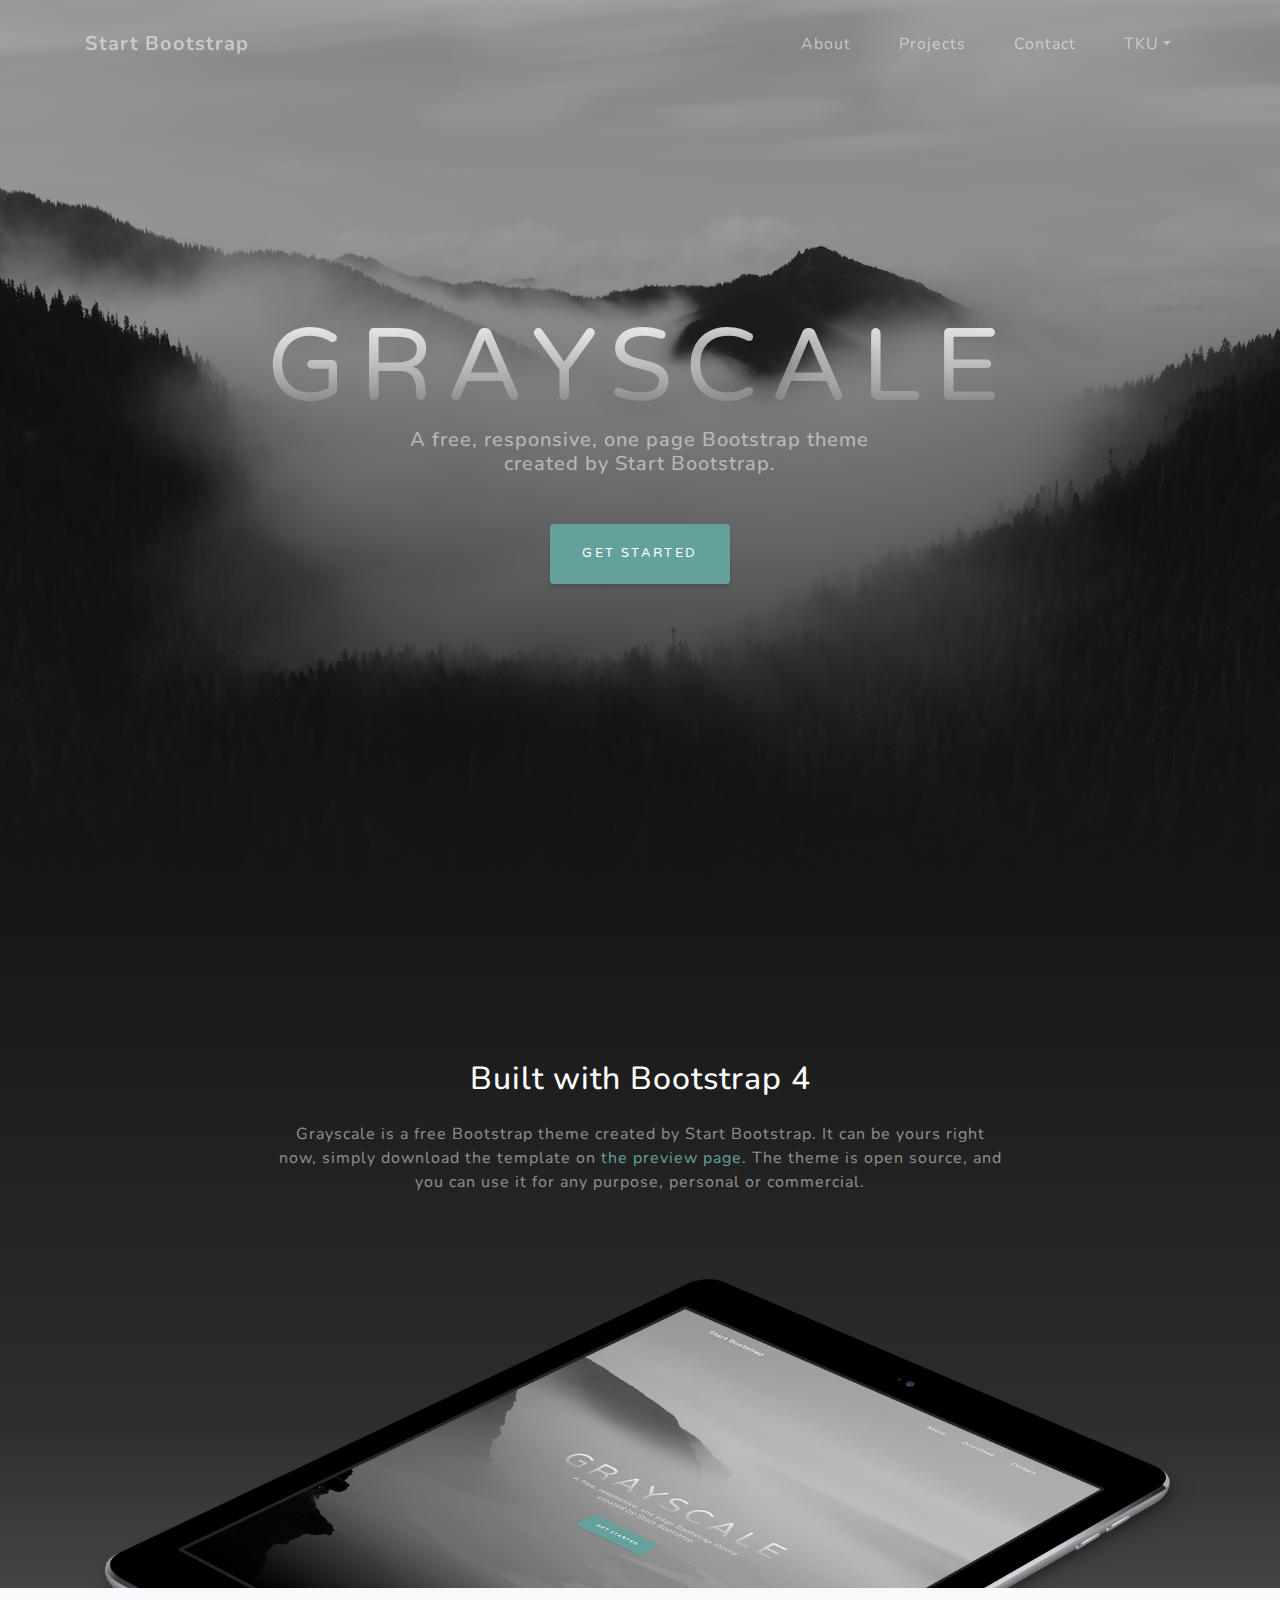
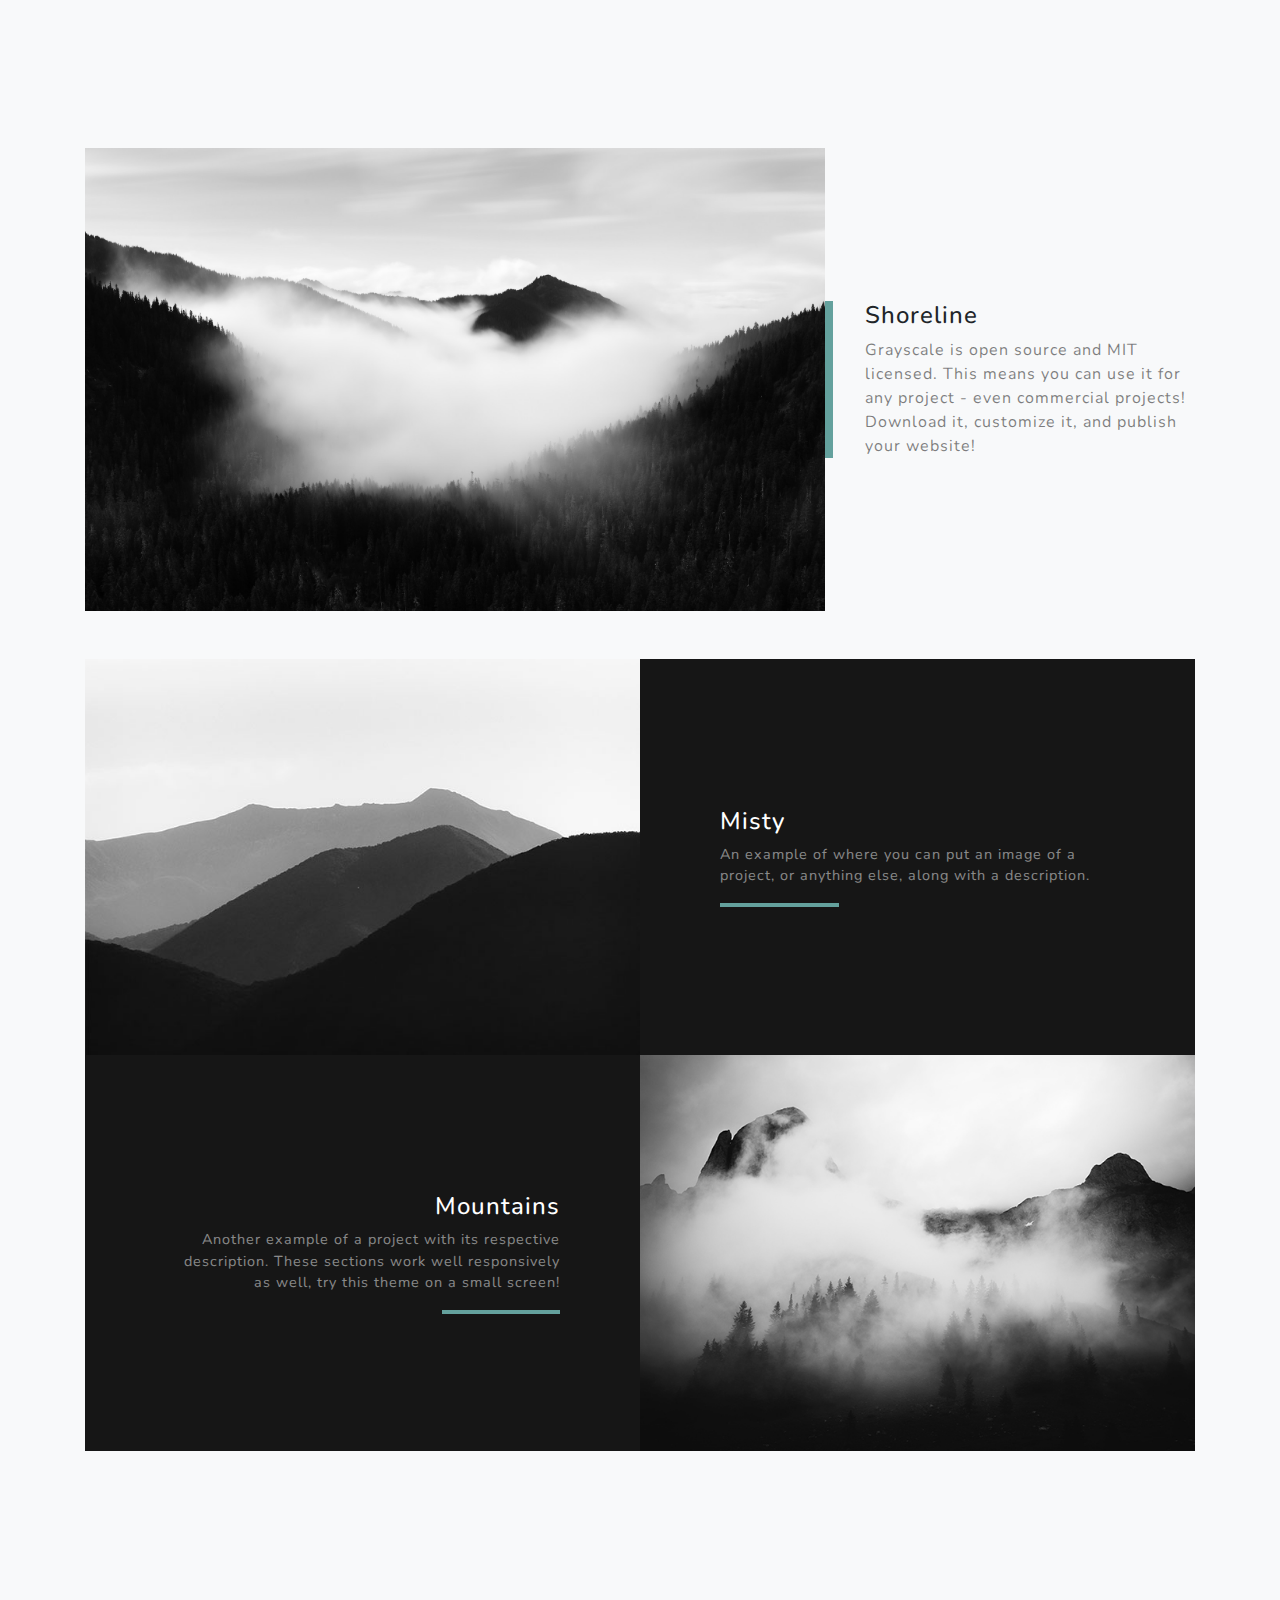
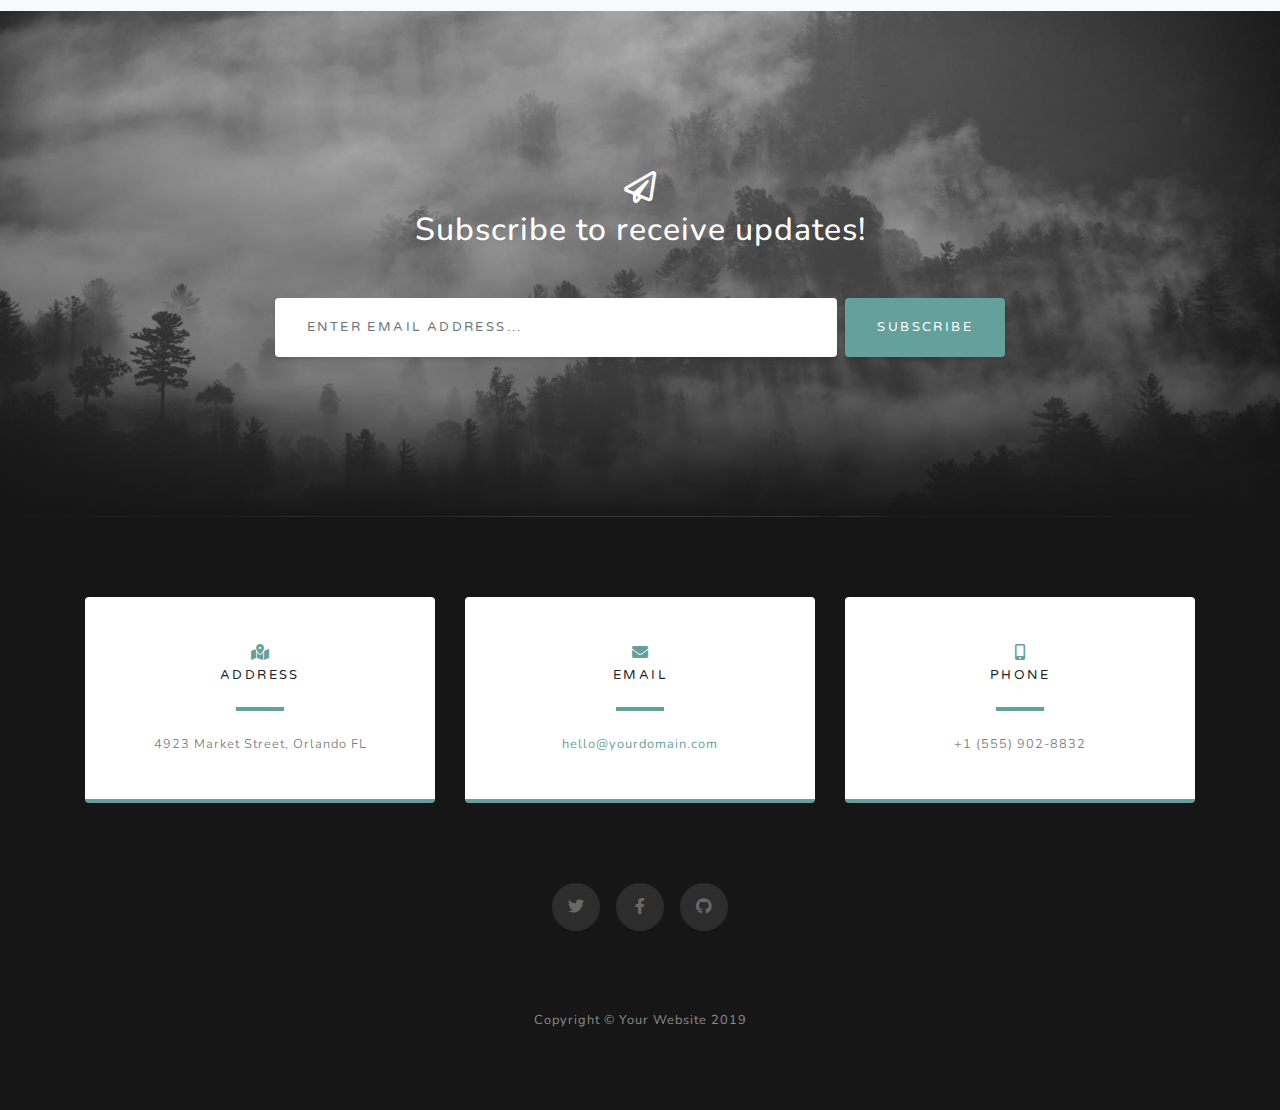
<file: index.html>
<!DOCTYPE html>
<html lang="en">

<head>

  <meta charset="utf-8">
  <meta name="viewport" content="width=device-width, initial-scale=1, shrink-to-fit=no">
  <meta name="description" content="">
  <meta name="author" content="">

  <title>Grayscale - Start Bootstrap Theme</title>

  <!-- Bootstrap core CSS -->
  <link href="vendor/bootstrap/css/bootstrap.min.css" rel="stylesheet">

  <!-- Custom fonts for this template -->
  <link href="vendor/fontawesome-free/css/all.min.css" rel="stylesheet">
  <link href="https://fonts.googleapis.com/css?family=Varela+Round" rel="stylesheet">
  <link href="https://fonts.googleapis.com/css?family=Nunito:200,200i,300,300i,400,400i,600,600i,700,700i,800,800i,900,900i" rel="stylesheet">

  <!-- Custom styles for this template -->
  <link href="css/grayscale.min.css" rel="stylesheet">

</head>

<body id="page-top">

  <!-- Navigation -->
  <nav class="navbar navbar-expand-lg navbar-light fixed-top" id="mainNav">
    <div class="container">
      <a class="navbar-brand js-scroll-trigger" href="#page-top">Start Bootstrap</a>
      <button class="navbar-toggler navbar-toggler-right" type="button" data-toggle="collapse" data-target="#navbarResponsive" aria-controls="navbarResponsive" aria-expanded="false" aria-label="Toggle navigation">
        Menu
        <i class="fas fa-bars"></i>
      </button>
      <div class="collapse navbar-collapse" id="navbarResponsive">
        <ul class="navbar-nav ml-auto">
          <li class="nav-item">
            <a class="nav-link js-scroll-trigger" href="#about">About</a>
          </li>
          <li class="nav-item">
            <a class="nav-link js-scroll-trigger" href="#projects">Projects</a>
          </li>
          <li class="nav-item">
            <a class="nav-link js-scroll-trigger" href="#signup">Contact</a>
            <li class="nav-item submenu dropdown">
                <a href="#" class="nav-link dropdown-toggle" data-toggle="dropdown" role="button" aria-haspopup="true"
                  aria-expanded="false">TKU</a>
                <ul class="dropdown-menu">
                    <li class="nav-item">
                        <a class="nav-link" href="./inbao/nav.html">Class content</a>
                    </li>
                    <li class="nav-item">
                        <a class="nav-link" href="./My Class/MyClass.html">My Class</a>
                    </li>
                    <li class="nav-item">
                        <a class="nav-link" href="./My Resume/MyResume.html">My Resume</a>
                    </li>
                    <li class="nav-item">
                        <a class="nav-link" href="./Project/Project.html">Project</a>
                    </li>

                </ul>
              </li>
          
        </ul>
      </div>
    </div>
  </nav>

  <!-- Header -->
  <header class="masthead">
    <div class="container d-flex h-100 align-items-center">
      <div class="mx-auto text-center">
        <h1 class="mx-auto my-0 text-uppercase">Grayscale</h1>
        <h2 class="text-white-50 mx-auto mt-2 mb-5">A free, responsive, one page Bootstrap theme created by Start Bootstrap.</h2>
        <a href="#about" class="btn btn-primary js-scroll-trigger">Get Started</a>
      </div>
    </div>
  </header>

  <!-- About Section -->
  <section id="about" class="about-section text-center">
    <div class="container">
      <div class="row">
        <div class="col-lg-8 mx-auto">
          <h2 class="text-white mb-4">Built with Bootstrap 4</h2>
          <p class="text-white-50">Grayscale is a free Bootstrap theme created by Start Bootstrap. It can be yours right now, simply download the template on
            <a href="http://startbootstrap.com/template-overviews/grayscale/">the preview page</a>. The theme is open source, and you can use it for any purpose, personal or commercial.</p>
        </div>
      </div>
      <img src="img/ipad.png" class="img-fluid" alt="">
    </div>
  </section>

  <!-- Projects Section -->
  <section id="projects" class="projects-section bg-light">
    <div class="container">

      <!-- Featured Project Row -->
      <div class="row align-items-center no-gutters mb-4 mb-lg-5">
        <div class="col-xl-8 col-lg-7">
          <img class="img-fluid mb-3 mb-lg-0" src="img/bg-masthead.jpg" alt="">
        </div>
        <div class="col-xl-4 col-lg-5">
          <div class="featured-text text-center text-lg-left">
            <h4>Shoreline</h4>
            <p class="text-black-50 mb-0">Grayscale is open source and MIT licensed. This means you can use it for any project - even commercial projects! Download it, customize it, and publish your website!</p>
          </div>
        </div>
      </div>

      <!-- Project One Row -->
      <div class="row justify-content-center no-gutters mb-5 mb-lg-0">
        <div class="col-lg-6">
          <img class="img-fluid" src="img/demo-image-01.jpg" alt="">
        </div>
        <div class="col-lg-6">
          <div class="bg-black text-center h-100 project">
            <div class="d-flex h-100">
              <div class="project-text w-100 my-auto text-center text-lg-left">
                <h4 class="text-white">Misty</h4>
                <p class="mb-0 text-white-50">An example of where you can put an image of a project, or anything else, along with a description.</p>
                <hr class="d-none d-lg-block mb-0 ml-0">
              </div>
            </div>
          </div>
        </div>
      </div>

      <!-- Project Two Row -->
      <div class="row justify-content-center no-gutters">
        <div class="col-lg-6">
          <img class="img-fluid" src="img/demo-image-02.jpg" alt="">
        </div>
        <div class="col-lg-6 order-lg-first">
          <div class="bg-black text-center h-100 project">
            <div class="d-flex h-100">
              <div class="project-text w-100 my-auto text-center text-lg-right">
                <h4 class="text-white">Mountains</h4>
                <p class="mb-0 text-white-50">Another example of a project with its respective description. These sections work well responsively as well, try this theme on a small screen!</p>
                <hr class="d-none d-lg-block mb-0 mr-0">
              </div>
            </div>
          </div>
        </div>
      </div>

    </div>
  </section>

  <!-- Signup Section -->
  <section id="signup" class="signup-section">
    <div class="container">
      <div class="row">
        <div class="col-md-10 col-lg-8 mx-auto text-center">

          <i class="far fa-paper-plane fa-2x mb-2 text-white"></i>
          <h2 class="text-white mb-5">Subscribe to receive updates!</h2>

          <form class="form-inline d-flex">
            <input type="email" class="form-control flex-fill mr-0 mr-sm-2 mb-3 mb-sm-0" id="inputEmail" placeholder="Enter email address...">
            <button type="submit" class="btn btn-primary mx-auto">Subscribe</button>
          </form>

        </div>
      </div>
    </div>
  </section>

  

  <!-- Contact Section -->
  <section class="contact-section bg-black">
    <div class="container">

      <div class="row">

        <div class="col-md-4 mb-3 mb-md-0">
          <div class="card py-4 h-100">
            <div class="card-body text-center">
              <i class="fas fa-map-marked-alt text-primary mb-2"></i>
              <h4 class="text-uppercase m-0">Address</h4>
              <hr class="my-4">
              <div class="small text-black-50">4923 Market Street, Orlando FL</div>
            </div>
          </div>
        </div>

        <div class="col-md-4 mb-3 mb-md-0">
          <div class="card py-4 h-100">
            <div class="card-body text-center">
              <i class="fas fa-envelope text-primary mb-2"></i>
              <h4 class="text-uppercase m-0">Email</h4>
              <hr class="my-4">
              <div class="small text-black-50">
                <a href="#">hello@yourdomain.com</a>
              </div>
            </div>
          </div>
        </div>

        <div class="col-md-4 mb-3 mb-md-0">
          <div class="card py-4 h-100">
            <div class="card-body text-center">
              <i class="fas fa-mobile-alt text-primary mb-2"></i>
              <h4 class="text-uppercase m-0">Phone</h4>
              <hr class="my-4">
              <div class="small text-black-50">+1 (555) 902-8832</div>
            </div>
          </div>
        </div>
      </div>

      <div class="social d-flex justify-content-center">
        <a href="#" class="mx-2">
          <i class="fab fa-twitter"></i>
        </a>
        <a href="#" class="mx-2">
          <i class="fab fa-facebook-f"></i>
        </a>
        <a href="#" class="mx-2">
          <i class="fab fa-github"></i>
        </a>
      </div>

    </div>
  </section>

  <!-- Footer -->
  <footer class="bg-black small text-center text-white-50">
    <div class="container">
      Copyright &copy; Your Website 2019
    </div>
  </footer>

  <!-- Bootstrap core JavaScript -->
  <script src="vendor/jquery/jquery.min.js"></script>
  <script src="vendor/bootstrap/js/bootstrap.bundle.min.js"></script>

  <!-- Plugin JavaScript -->
  <script src="vendor/jquery-easing/jquery.easing.min.js"></script>

  <!-- Custom scripts for this template -->
  <script src="js/grayscale.min.js"></script>

</body>

</html>
</file>
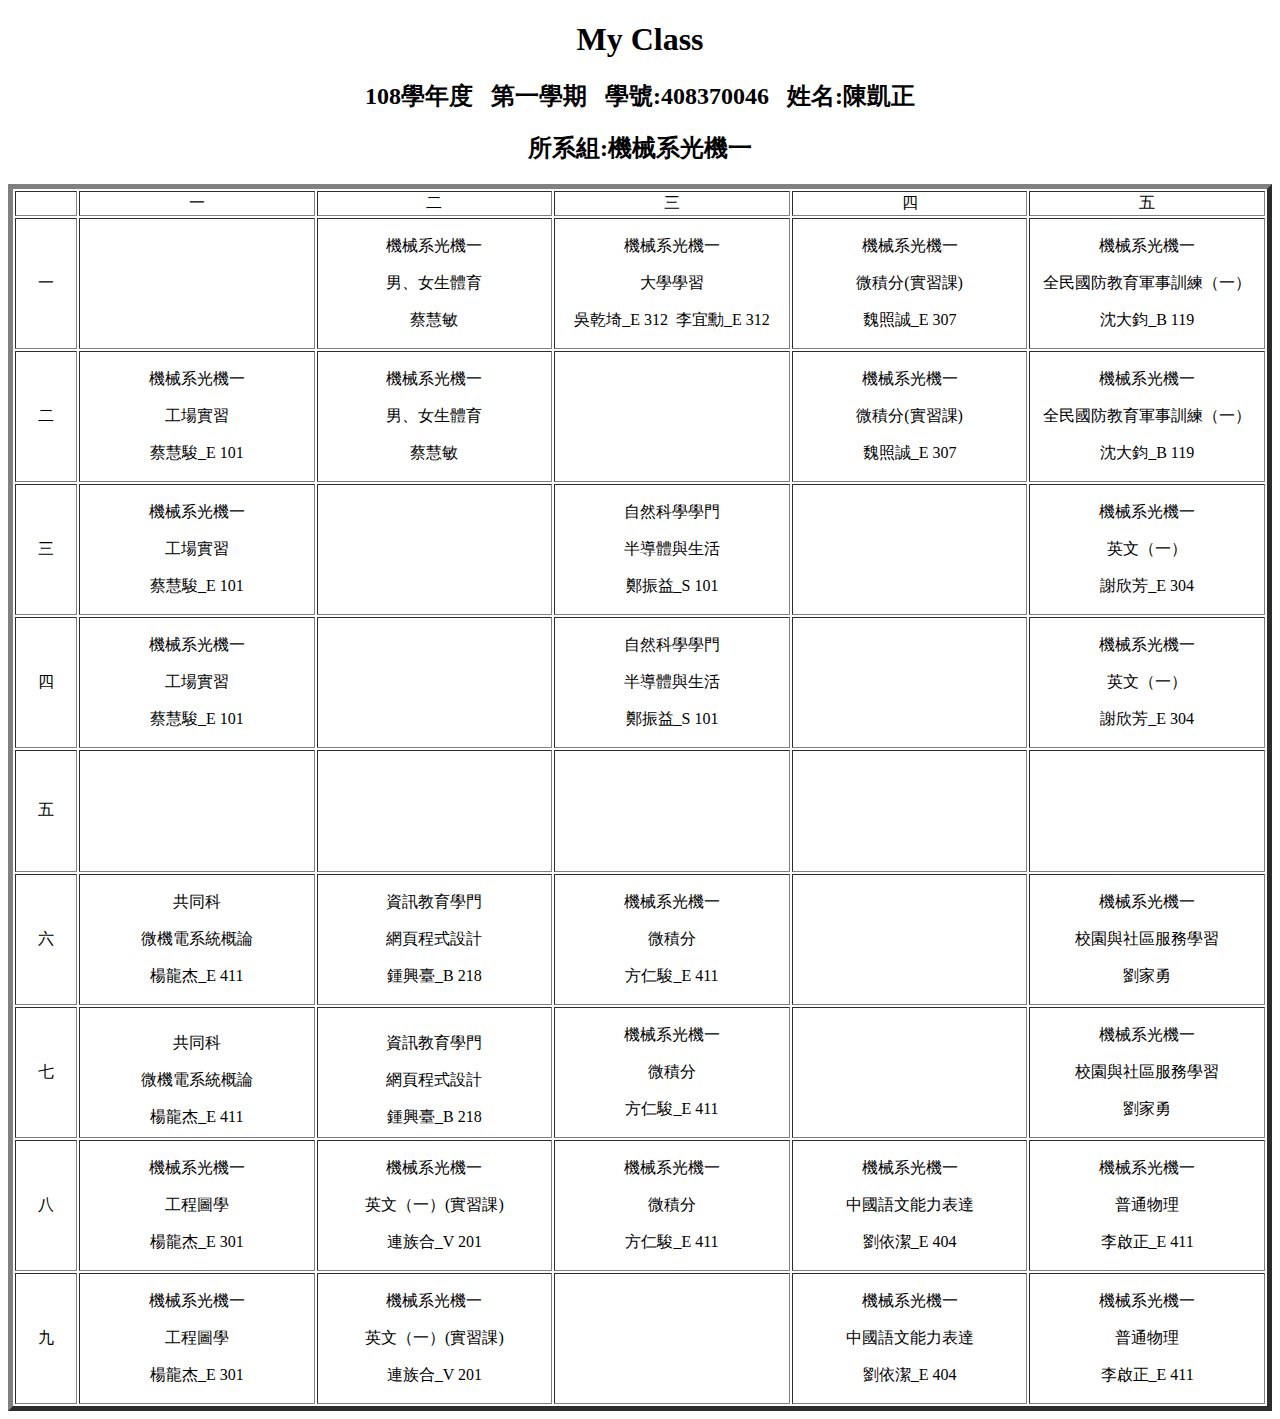
<file: My Class/MyClass.html>
<!DOCTYPE html>
<html lang="en">
<head>
    <meta charset="UTF-8">
    <meta name="viewport" content="width=device-width, initial-scale=1.0">
    <meta http-equiv="X-UA-Compatible" content="ie=edge">
    <title>Document</title>
    
</head>
<body>
    <h1 align="center" >My Class</h1>  
    <h2 align="center">108學年度 &nbsp; 第一學期  &nbsp;    學號:408370046  &nbsp;    姓名:陳凱正</h2>
    <h2 align="center">所系組:機械系光機一</h2>
    
    <table  style="width: 100%" align="center" border="5">
        <tbody >
                
                <tr >
                
                    
                        <td width="5%" align="center" ></td>
                        <td width="19%" align="center">一</td>
                        <td width="19%" align="center">二</td>
                        <td width="19%" align="center">三</td>
                        <td width="19%" align="center">四</td>
                        <td width="19%" align="center">五</td>
                    
                        
                    </tr>
                    <tr>
                         
                        <td align="center">一</td>
                        <td></td>
                        <td align="center"><p>機械系光機一</p>
                            <p>男、女生體育</p>
                            <p>蔡慧敏</p>
                                
                        </td>
                        <td align="center"><p>機械系光機一</p>
                            <p>大學學習</p>   
                            <p>吳乾埼_E 312&nbsp 李宜勳_E 312</p> 
                        </td>
                        <td align="center">
                            <p>機械系光機一</p>
                            <p>微積分(實習課)</p>
                            <p>魏照誠_E 307</p>
                        </td>
                        <td align="center">
                            <p>機械系光機一</p>
                            <p>全民國防教育軍事訓練（一）</p>
                            <p>沈大鈞_B 119</p>
                        </td>
                        
                    </tr>
                    
                    <tr>
                        <td  align="center">二</td>                        
                        <td align="center">
                            <p>機械系光機一</p>
                            <p>工場實習</p>
                            <p>蔡慧駿_E 101</p>
                        
                        </td>
                        <td align="center"><p>機械系光機一</p>
                            <p>男、女生體育</p>
                            <p>蔡慧敏</p>
                        </td>
                        <td></td>
                        <td align="center">
                            <p>機械系光機一</p>
                            <p>微積分(實習課)</p>
                            <p>魏照誠_E 307</p>
                        </td>
                        <td align="center">
                            <p>機械系光機一</p>
                            <p>全民國防教育軍事訓練（一）</p>
                            <p>沈大鈞_B 119</p>
                        </td>
                        
                    </tr>
                
                    <tr>
                        <td  align="center">三</td>
                        <td align="center"><p>機械系光機一</p>
                            <p>工場實習</p>
                            <p>蔡慧駿_E 101</p></td>
                        <td></td>
                        <td  align="center"><p>自然科學學門</p>
                            <p>半導體與生活</p>
                            <p>鄭振益_S 101</p>
                        </td>
                        <td></td>
                        <td align="center">
                            <p>機械系光機一</p>
                            <p>英文（一）</p>
                            <p>謝欣芳_E 304</p>    
                        </td>
                        
                    </tr>
                    <tr>
                        <td  align="center">四</td>
                        <td align="center"><p>機械系光機一</p>
                            <p>工場實習</p>
                            <p>蔡慧駿_E 101</p></td>
                        <td></td>
                        <td align="center"><p>自然科學學門</p>
                            <p>半導體與生活</p>
                            <p>鄭振益_S 101</p></td>
                        <td></td>
                        <td align="center"><p>機械系光機一</p>
                            <p>英文（一）</p>
                            <p>謝欣芳_E 304</p>
                        </td>
                        
                    </tr>
                    <tr height="20%">
                        <td  align="center">五</td>
                        <td>
                            <p>&nbsp; </p>
                            <p> &nbsp;</p>
                            <p> &nbsp;</p>
                        </td>
                        <td></td>
                        <td></td>
                        <td></td>
                        <td></td>
                        
                    </tr>
                    <tr>
                        <td  align="center">六</td>
                        <td align="center"><p>共同科</p>
                            <p>微機電系統概論</p>
                            <p>楊龍杰_E 411</p></td>
                        <td align="center"><p>資訊教育學門</p>
                            <p>網頁程式設計</p>
                            <p>鍾興臺_B 218</p></td>
                        <td align="center"><p>機械系光機一</p>
                            <p>微積分</p>
                            <p>方仁駿_E 411</p>
                        </td>

                        <td></td>
                        <td align="center"><p>機械系光機一</p>
                            <p>校園與社區服務學習</p>
                            <p>劉家勇</p>
                        
                        </td>
                        
                    </tr>
                    <tr>
                        <td  align="center">七</td>
                        <td align="center"><p></p>共同科
                            <p></p> 微機電系統概論
                            <p></p>楊龍杰_E 411</td>
                        <td align="center"><p></p>資訊教育學門
                            <p></p>網頁程式設計
                            <p></p>鍾興臺_B 218</td>
                        <td align="center"><p>機械系光機一</p>
                            <p>微積分</p>
                            <p>方仁駿_E 411</p>
                        </td>


                        <td></td>
                        <td align="center"><p>機械系光機一</p>
                            <p>校園與社區服務學習</p>
                            <p>劉家勇</p>
                        
                        </td>
                        
                    </tr>
                    <tr>
                        <td  align="center">八</td>
                        <td align="center"><p>機械系光機一</p>
                            <p>工程圖學</p>    
                            <p>楊龍杰_E 301</p></td>
                        <td align="center"><p>機械系光機一</p>
                            <p>英文（一）(實習課)</p>
                            <p>連族合_V 201</p></td>
                        <td align="center"><p>機械系光機一</p>
                            <p>微積分</p>
                            <p>方仁駿_E 411</p>
                        
                        </td>
                        <td align="center"><p>機械系光機一</p>
                            <p>中國語文能力表達</p>
                            <p>劉依潔_E 404</p>
                        </td>


                        <td align="center"><p>機械系光機一</p>
                            <p>普通物理</p>
                            <p>李啟正_E 411</p>
                        
                        </td>
                        
                    </tr>
                    <tr>
                        <td  align="center">九</td>
                        <td align="center"><p>機械系光機一</p>
                            <p>工程圖學</p>
                            <p>楊龍杰_E 301</p></td>
                        <td align="center"><p>機械系光機一</p>
                            <p>英文（一）(實習課)</p>
                            <p>連族合_V 201</p></td>
                        <td></td>
                        <td align="center"><p>機械系光機一</p>
                            <p>中國語文能力表達</p>
                            <p>劉依潔_E 404</p>
                        </td>

                        <td align="center"><p>機械系光機一</p>
                            <p>普通物理</p>
                            <p>李啟正_E 411</p>
                        
                        </td>
                            
                    </tr>
    
    </tbody>
    </table>
</body>
</html>
</file>
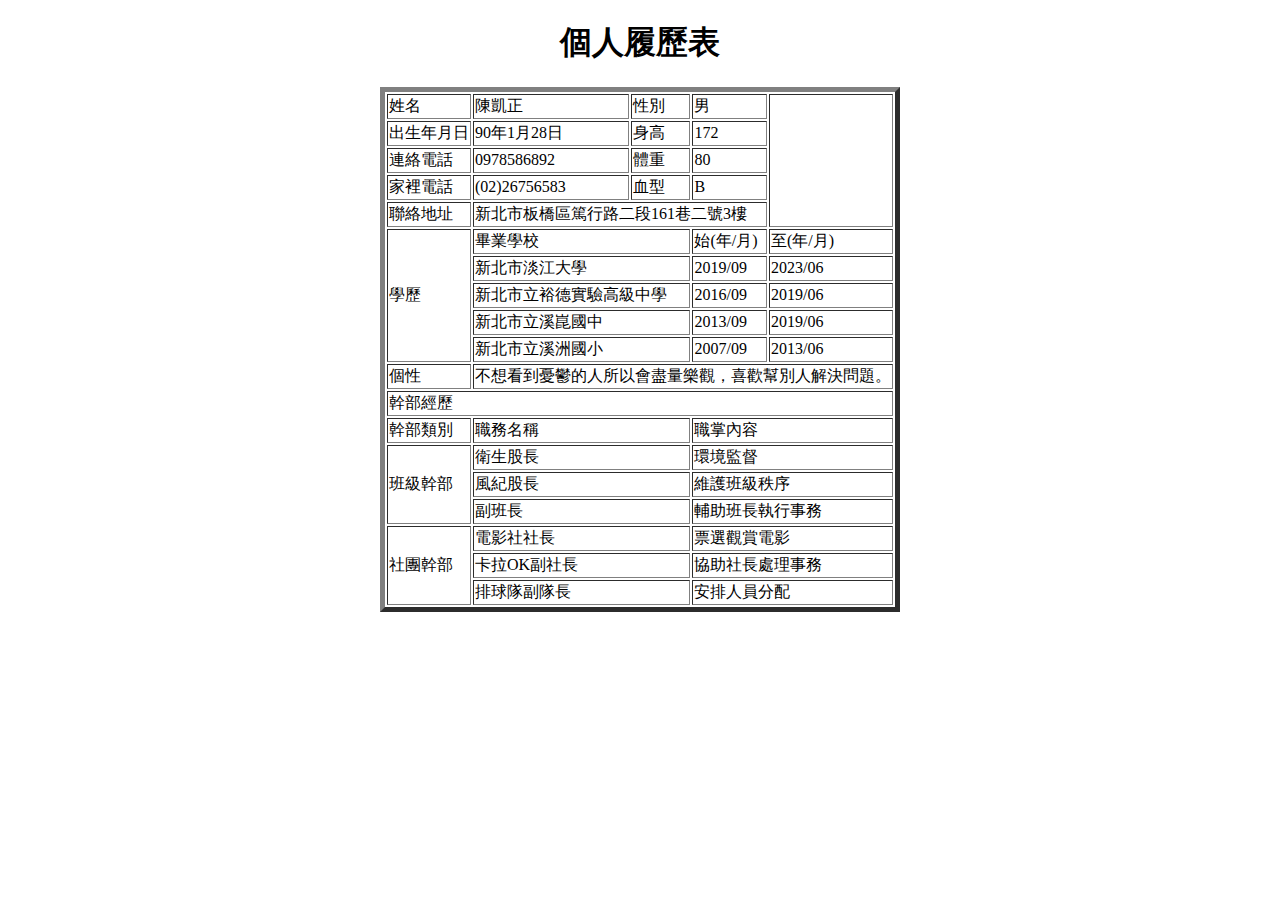
<file: My Resume/MyResume.html>
<!DOCTYPE html>
<html lang="en">
<head>
    <meta charset="UTF-8">
    <meta name="viewport" content="width=device-width, initial-scale=1.0">
    <meta http-equiv="X-UA-Compatible" content="ie=edge">
    <title>Document</title>
</head>
<body>
    <h1 align="center">個人履歷表</h1>
    <table align="center" border="5">
        <tr>
            <td>姓名</td><td >陳凱正</td><td>性別</td><td>男</td><td  rowspan="5" width="120px"></td>
        </tr>
        <tr>
            <td>出生年月日</td><td>90年1月28日</td><td>身高</td><td>172</td>
        </tr>
        <tr>
            <td>連絡電話</td><td>0978586892</td><td>體重</td><td>80</td>
        </tr>
        <tr>
            <td>家裡電話</td><td>(02)26756583</td><td>血型</td><td>B</td>
        </tr>
        <tr>
            <td>聯絡地址</td><td colspan="3">新北市板橋區篤行路二段161巷二號3樓</td>
        </tr>
        <tr>
            <td rowspan="5">學歷</td><td colspan="2">畢業學校</td><td>始(年/月)</td><td>至(年/月)</td>
        </tr>
        <tr> 
            <td colspan="2">新北市淡江大學</td><td>2019/09</td><td>2023/06</td>
        </tr>
        <tr>
            <td colspan="2">新北市立裕德實驗高級中學</td><td>2016/09</td><td>2019/06</td>
        </tr>
        <tr>
            <td colspan="2">新北市立溪崑國中</td><td>2013/09</td><td>2019/06</td>
        </tr>
        <tr>
            <td colspan="2">新北市立溪洲國小</td><td>2007/09</td><td>2013/06</td>
        </tr>
        <tr>
            <td>個性</td><td colspan="4">不想看到憂鬱的人所以會盡量樂觀，喜歡幫別人解決問題。</td>
        </tr>
        <tr>
            <td colspan="5">幹部經歷</td>
        </tr>
        <tr>
            <td>幹部類別</td><td colspan="2">職務名稱</td><td colspan="2">職掌內容</td>
        </tr>
        <tr>
            <td rowspan="3">班級幹部</td><td colspan="2">衛生股長</td><td colspan="2"> 環境監督</td>
        </tr>
        <tr>
            <td colspan="2">風紀股長</td><td colspan="2">維護班級秩序</td>
        </tr>
        <tr>
            <td colspan="2">副班長</td><td colspan="2">輔助班長執行事務</td>
        </tr>
        <tr>
            <td rowspan="3">社團幹部</td><td colspan="2">電影社社長</td><td colspan="2">票選觀賞電影</td>
        </tr>
        <tr>
            <td colspan="2">卡拉OK副社長</td><td colspan="2">協助社長處理事務</td>
        </tr>
        <tr>
            <td colspan="2">排球隊副隊長</td><td colspan="2">安排人員分配</td>
        </tr>
    </table>
    
</body>
</html>
</file>
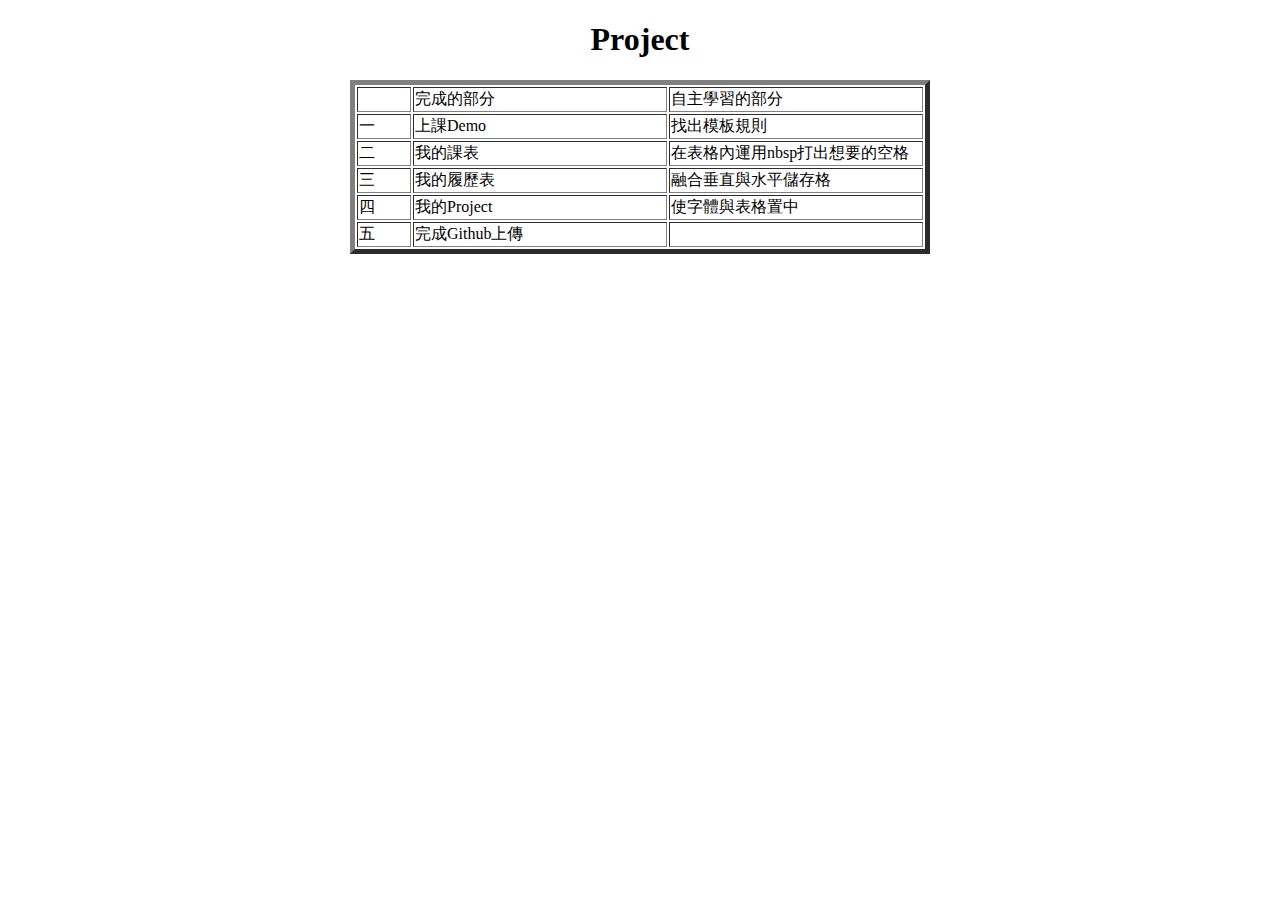
<file: Project/Project.html>
<!DOCTYPE html>
<html lang="en">
<head>
    <meta charset="UTF-8">
    <meta name="viewport" content="width=device-width, initial-scale=1.0">
    <meta http-equiv="X-UA-Compatible" content="ie=edge">
    <title>Document</title>
</head>
<body>
    
    <h1 align="center">Project</h1>
    <table align="center" border="5">
    <tr>
        <td></td><td>完成的部分</td><td>自主學習的部分</td>
    </tr>
    <tr>
        <td width="50px">一</td><td width="250px">上課Demo</td><td width="250px">找出模板規則</td>
    </tr>
    <tr>
        <td>二</td><td>我的課表</td><td>在表格內運用nbsp打出想要的空格</td>
    </tr>
    <tr>
        <td>三</td><td>我的履歷表</td><td>融合垂直與水平儲存格</td>
    </tr>
    <tr>
        <td>四</td><td>我的Project</td><td>使字體與表格置中</td>
    </tr>
    <tr>
        <td>五</td><td>完成Github上傳</td><td></td>
    </tr>
</table>

    
</body>
</html>
</file>
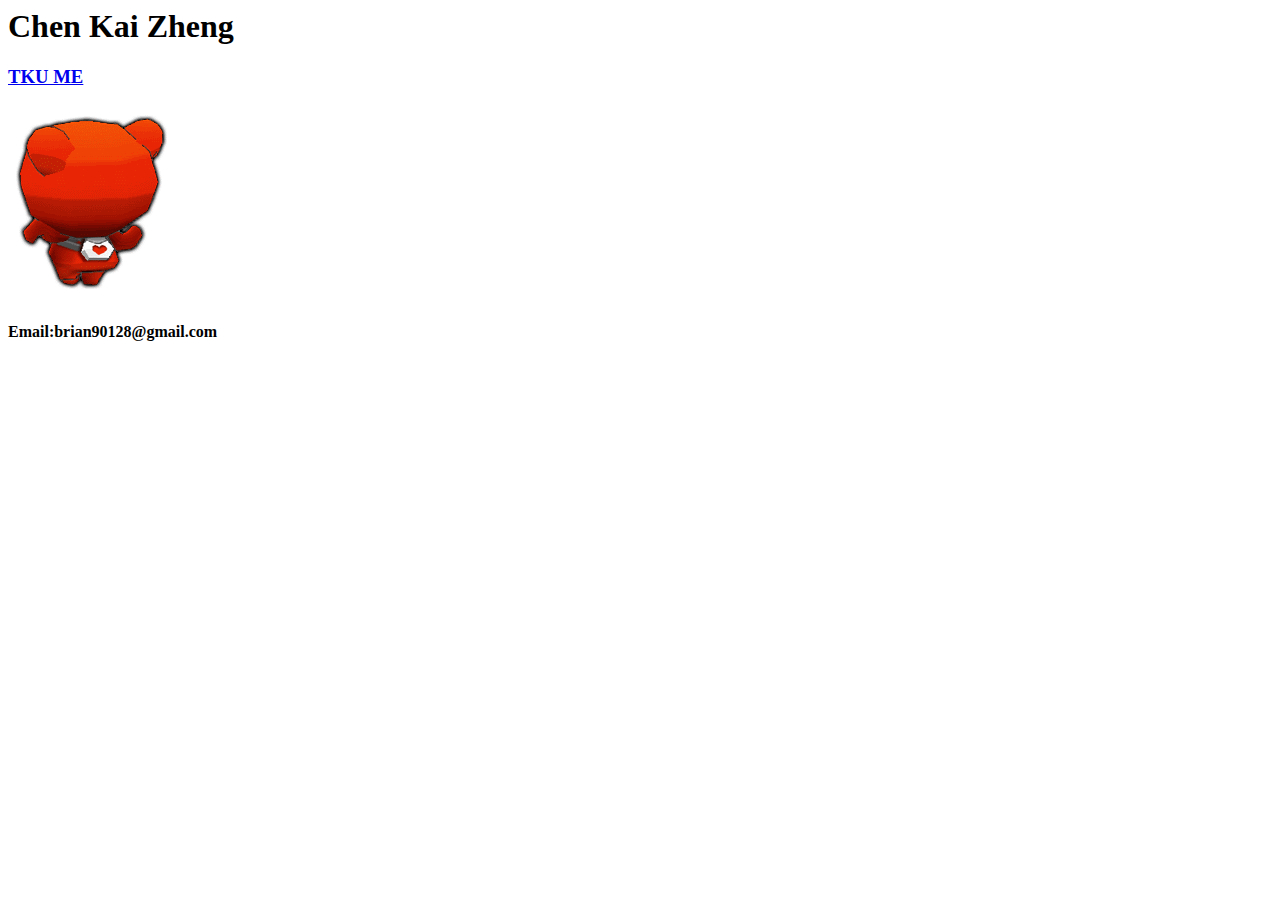
<file: inbao/w01/intro.html>
<html>
  <head>
    <meta charset="utf-8" />
    <title>Introduction</title>
  </head>
  <body>
    <h1>Chen Kai Zheng</h1>
    <h3>
      <a href="http://www.me.tku.edu.tw/news/news.php?class=107">TKU ME</a>
    </h3>
    <img src="Y14F5Cf.gif" />
    <h4>Email:brian90128@gmail.com</h4>
  </body>
</html>
</file>
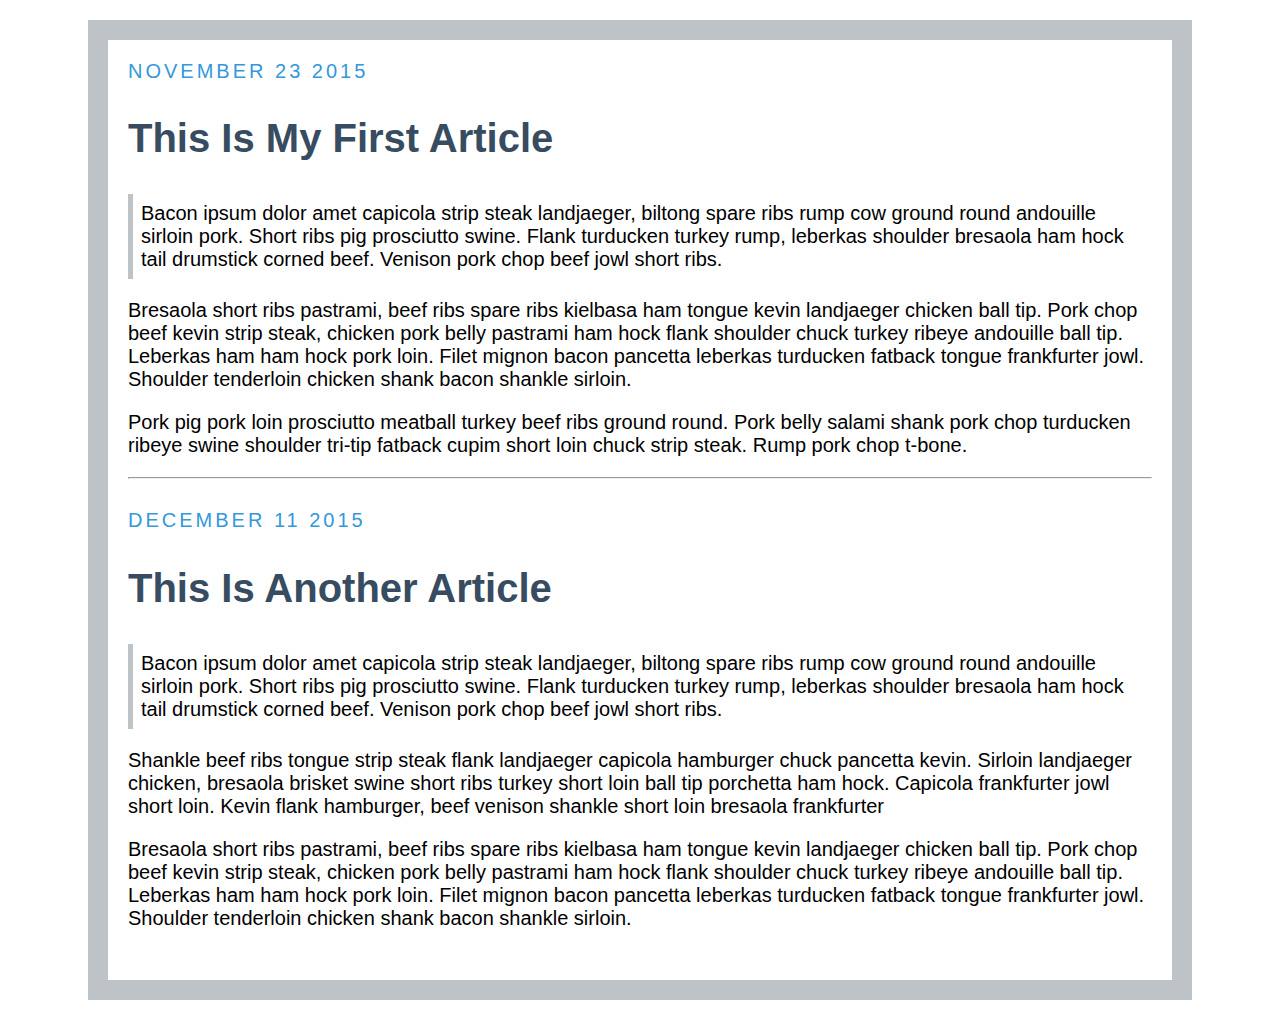
<file: inbao/w02/blog.html>
<!DOCTYPE html>
<html>
  <head>
    <title>My Blog</title>
    <link rel="stylesheet" type="text/css" href="blog.css" />
  </head>
  <body>
    <link
      href="http://fonts.googleapis.com/css?family=Source+Sans+Pro:400,700,400italic|Source+Code+Pro:400,700"
      rel="stylesheet"
      type="text/css"
    />

    <div class="post">
      <div class="date">November 23 2015</div>
      <h2>This Is My First Article</h2>

      <p class="quote">
        Bacon ipsum dolor amet capicola strip steak landjaeger, biltong spare
        ribs rump cow ground round andouille sirloin pork. Short ribs pig
        prosciutto swine. Flank turducken turkey rump, leberkas shoulder
        bresaola ham hock tail drumstick corned beef. Venison pork chop beef
        jowl short ribs.
      </p>

      <p>
        Bresaola short ribs pastrami, beef ribs spare ribs kielbasa ham tongue
        kevin landjaeger chicken ball tip. Pork chop beef kevin strip steak,
        chicken pork belly pastrami ham hock flank shoulder chuck turkey ribeye
        andouille ball tip. Leberkas ham ham hock pork loin. Filet mignon bacon
        pancetta leberkas turducken fatback tongue frankfurter jowl. Shoulder
        tenderloin chicken shank bacon shankle sirloin.
      </p>

      <p>
        Pork pig pork loin prosciutto meatball turkey beef ribs ground round.
        Pork belly salami shank pork chop turducken ribeye swine shoulder
        tri-tip fatback cupim short loin chuck strip steak. Rump pork chop
        t-bone.
      </p>
      <hr />
    </div>

    <!-- <hr> -->

    <div class="post">
      <div class="date">December 11 2015</div>
      <h2>This Is Another Article</h2>

      <p class="quote">
        Bacon ipsum dolor amet capicola strip steak landjaeger, biltong spare
        ribs rump cow ground round andouille sirloin pork. Short ribs pig
        prosciutto swine. Flank turducken turkey rump, leberkas shoulder
        bresaola ham hock tail drumstick corned beef. Venison pork chop beef
        jowl short ribs.
      </p>

      <p>
        Shankle beef ribs tongue strip steak flank landjaeger capicola hamburger
        chuck pancetta kevin. Sirloin landjaeger chicken, bresaola brisket swine
        short ribs turkey short loin ball tip porchetta ham hock. Capicola
        frankfurter jowl short loin. Kevin flank hamburger, beef venison shankle
        short loin bresaola frankfurter
      </p>

      <p>
        Bresaola short ribs pastrami, beef ribs spare ribs kielbasa ham tongue
        kevin landjaeger chicken ball tip. Pork chop beef kevin strip steak,
        chicken pork belly pastrami ham hock flank shoulder chuck turkey ribeye
        andouille ball tip. Leberkas ham ham hock pork loin. Filet mignon bacon
        pancetta leberkas turducken fatback tongue frankfurter jowl. Shoulder
        tenderloin chicken shank bacon shankle sirloin.
      </p>
    </div>
  </body>
</html>
</file>
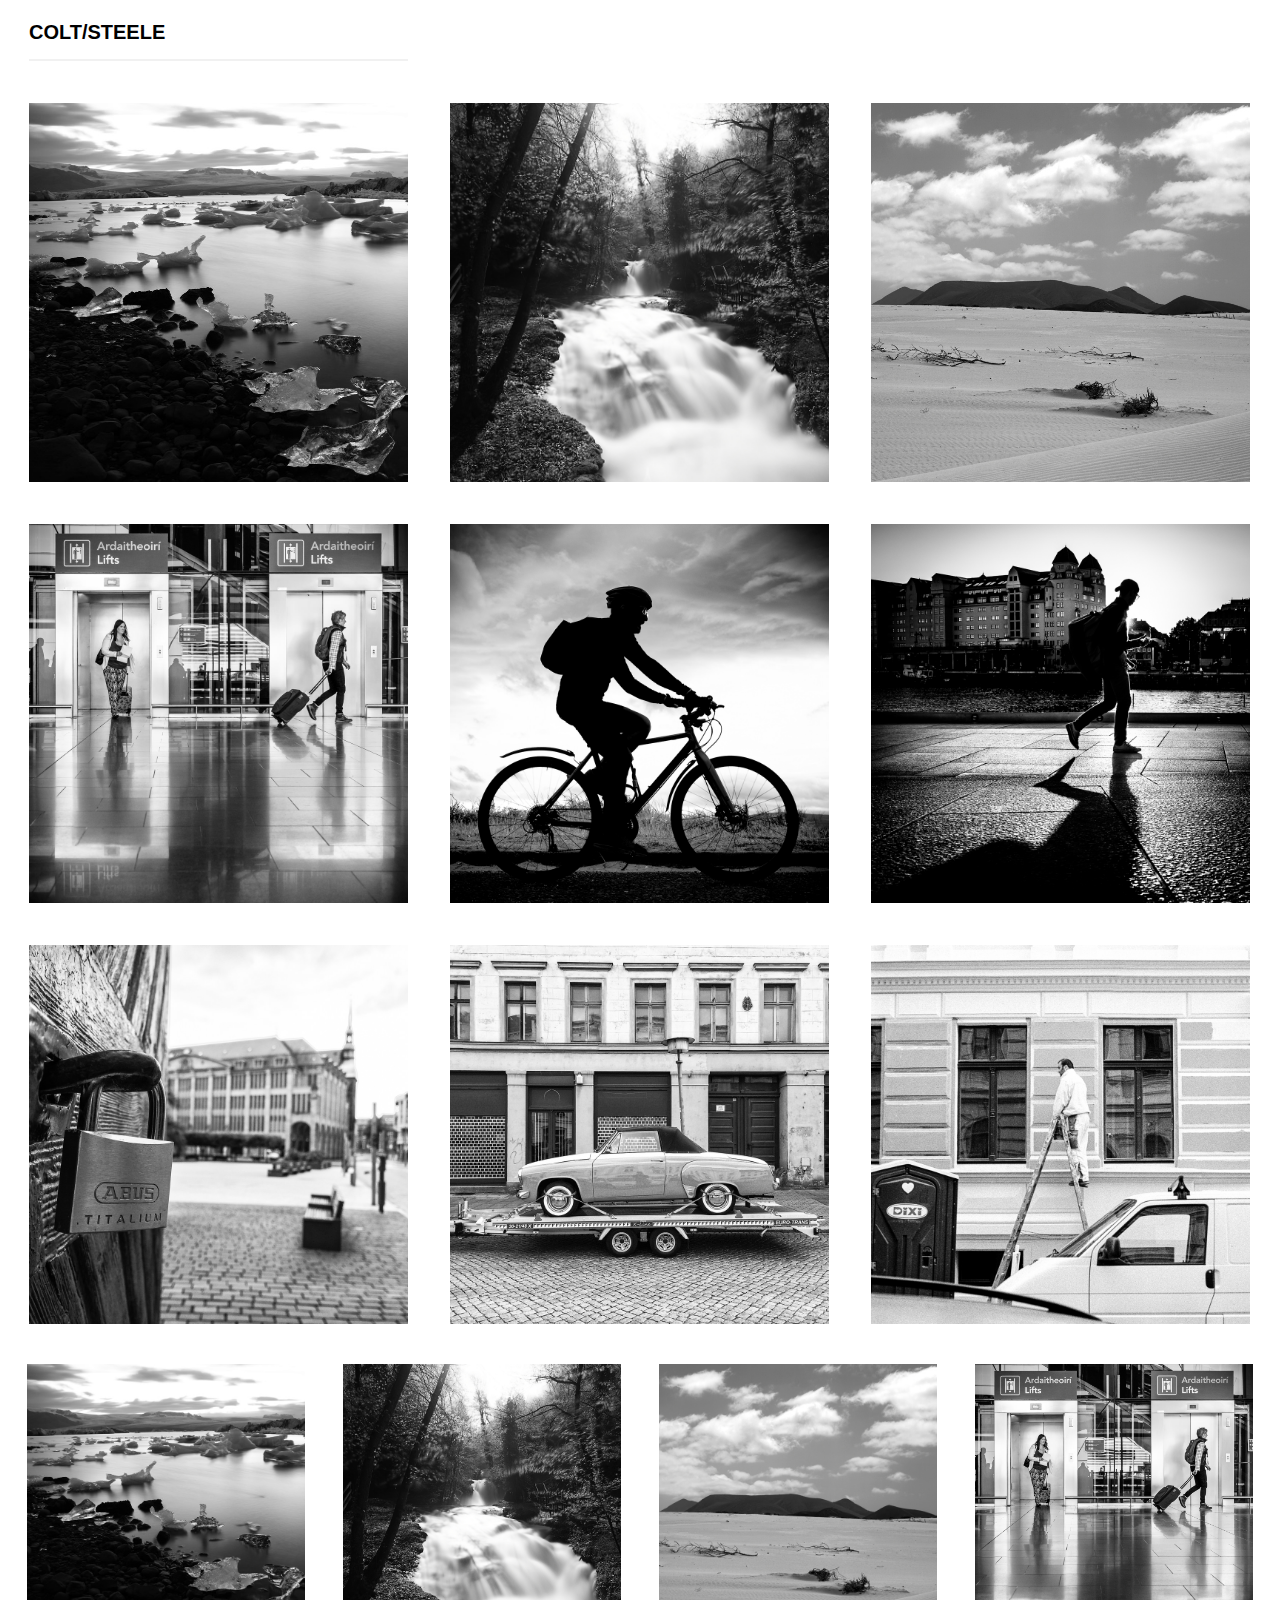
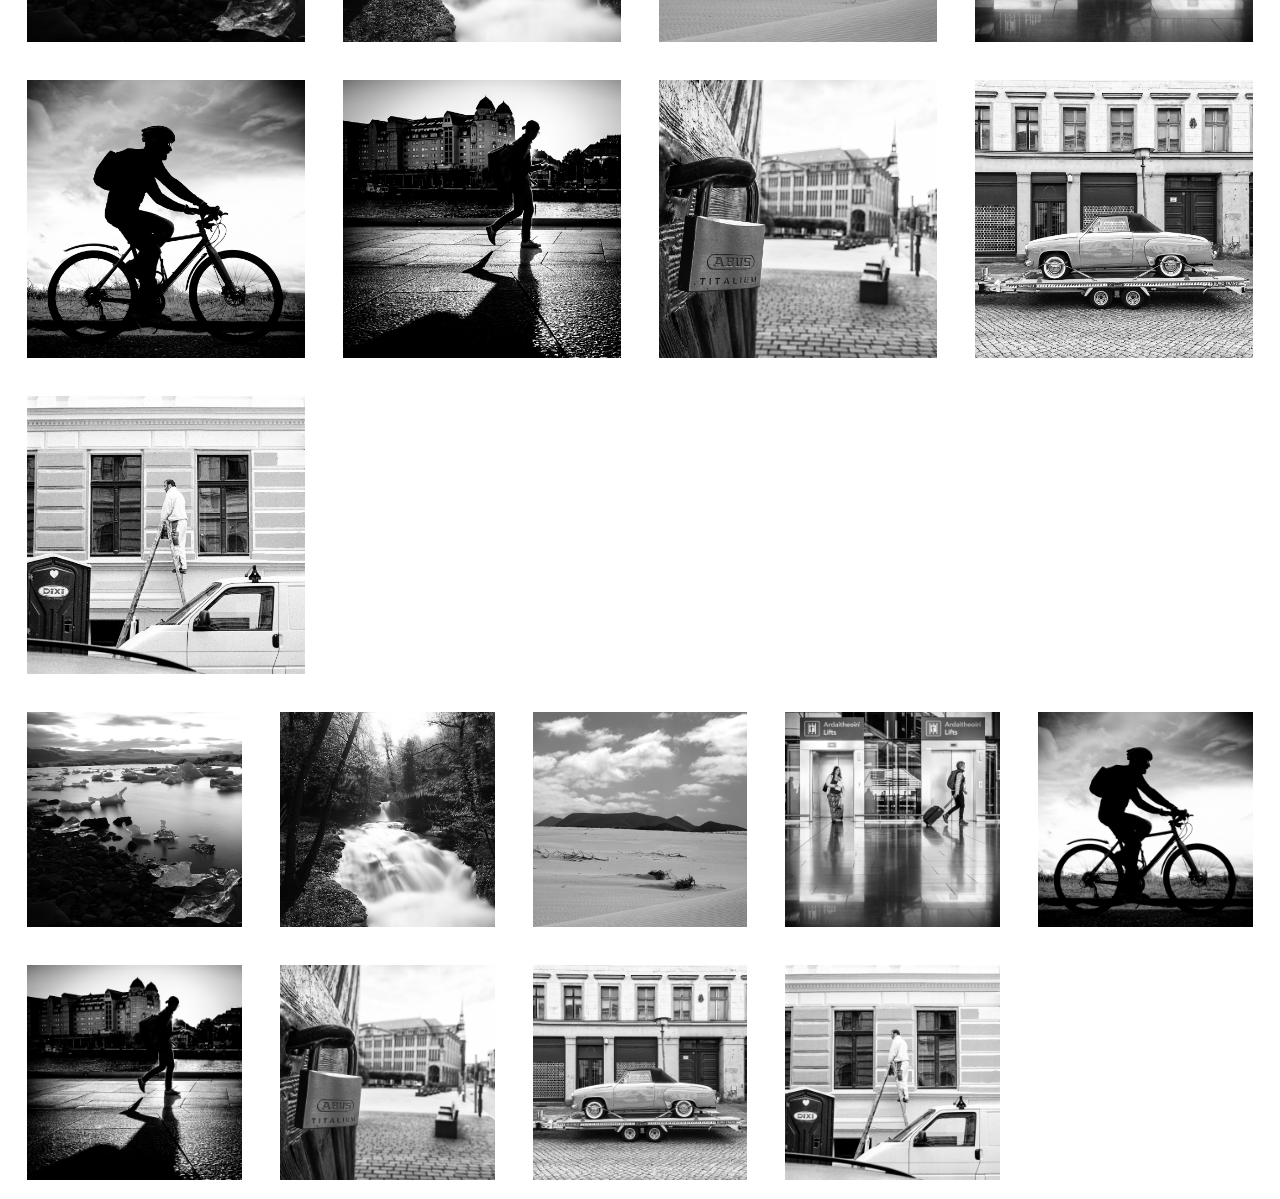
<file: inbao/w02/imageGallery.html>
<!DOCTYPE html>
<html lang="en">
  <head>
    <meta charset="UTF-8" />
    <meta name="viewport" content="width=device-width, initial-scale=1.0" />
    <meta http-equiv="X-UA-Compatible" content="ie=edge" />
    <title>Image Gallery</title>
    <link rel="stylesheet" href="imageGallery.css" />
    <style></style>
  </head>
  <body>
    <p>Colt/Steele</p>
    <div id="line3">
      <img src="./img/img1.jpg" alt="" />
      <img src="./img/img2.jpg" alt="" />
      <img src="./img/img3.jpg" alt="" />
      <img src="./img/img4.jpg" alt="" />
      <img src="./img/img5.jpg" alt="" />
      <img src="./img/img6.jpg" alt="" />
      <img src="./img/img7.jpg" alt="" />
      <img src="./img/img8.jpg" alt="" />
      <img src="./img/img9.jpg" alt="" />
    </div>
    <div class="clearfix"></div>
    <div id="line4">
      <img src="./img/img1.jpg" alt="" />
      <img src="./img/img2.jpg" alt="" />
      <img src="./img/img3.jpg" alt="" />
      <img src="./img/img4.jpg" alt="" />
      <img src="./img/img5.jpg" alt="" />
      <img src="./img/img6.jpg" alt="" />
      <img src="./img/img7.jpg" alt="" />
      <img src="./img/img8.jpg" alt="" />
      <img src="./img/img9.jpg" alt="" />
    </div>
    <div class="clearfix"></div>
    <div id="line5">
      <img src="./img/img1.jpg" alt="" />
      <img src="./img/img2.jpg" alt="" />
      <img src="./img/img3.jpg" alt="" />
      <img src="./img/img4.jpg" alt="" />
      <img src="./img/img5.jpg" alt="" />
      <img src="./img/img6.jpg" alt="" />
      <img src="./img/img7.jpg" alt="" />
      <img src="./img/img8.jpg" alt="" />
      <img src="./img/img9.jpg" alt="" />
    </div>
  </body>
</html>
</file>
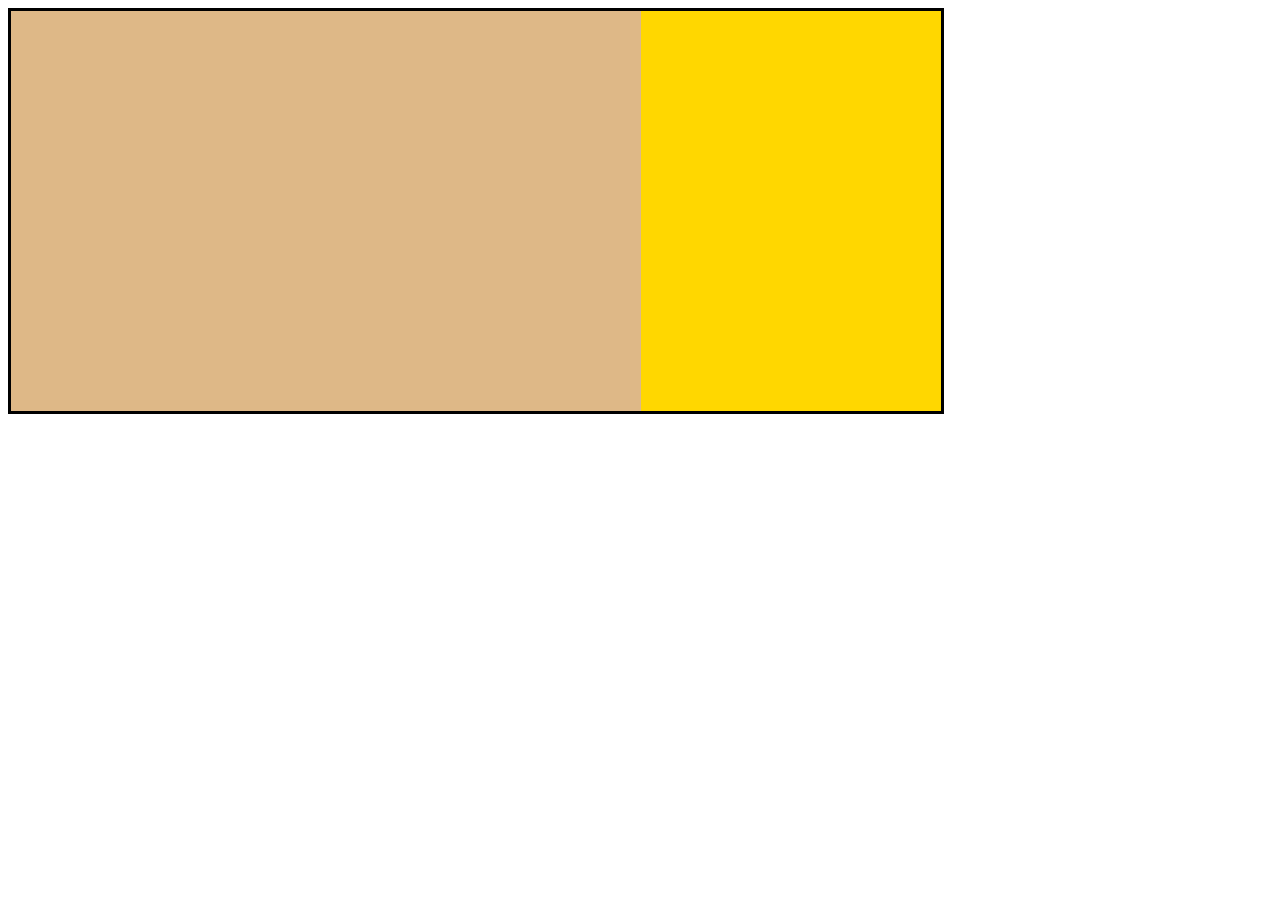
<file: inbao/W3/TKU60.html>
<!DOCTYPE html>
<html lang="en">
  <head>
    <meta charset="UTF-8" />
    <meta name="viewport" content="width=device-width, initial-scale=1.0" />
    <meta http-equiv="X-UA-Compatible" content="ie=edge" />
    <title>TKU60</title>
    <link rel="stylesheet" href="TKU60.css" />
  </head>
  <body>
    <div id="container">
      <div id="player">
        <iframe
          width="630"
          height="100%"
          src="https://www.youtube.com/embed/RechrtUxfQc"
          frameborder="0"
          allow="accelerometer; autoplay; encrypted-media; gyroscope; picture-in-picture"
          allowfullscreen
        ></iframe>
      </div>
      <div id="aside"></div>
    </div>
  </body>
</html>
</file>
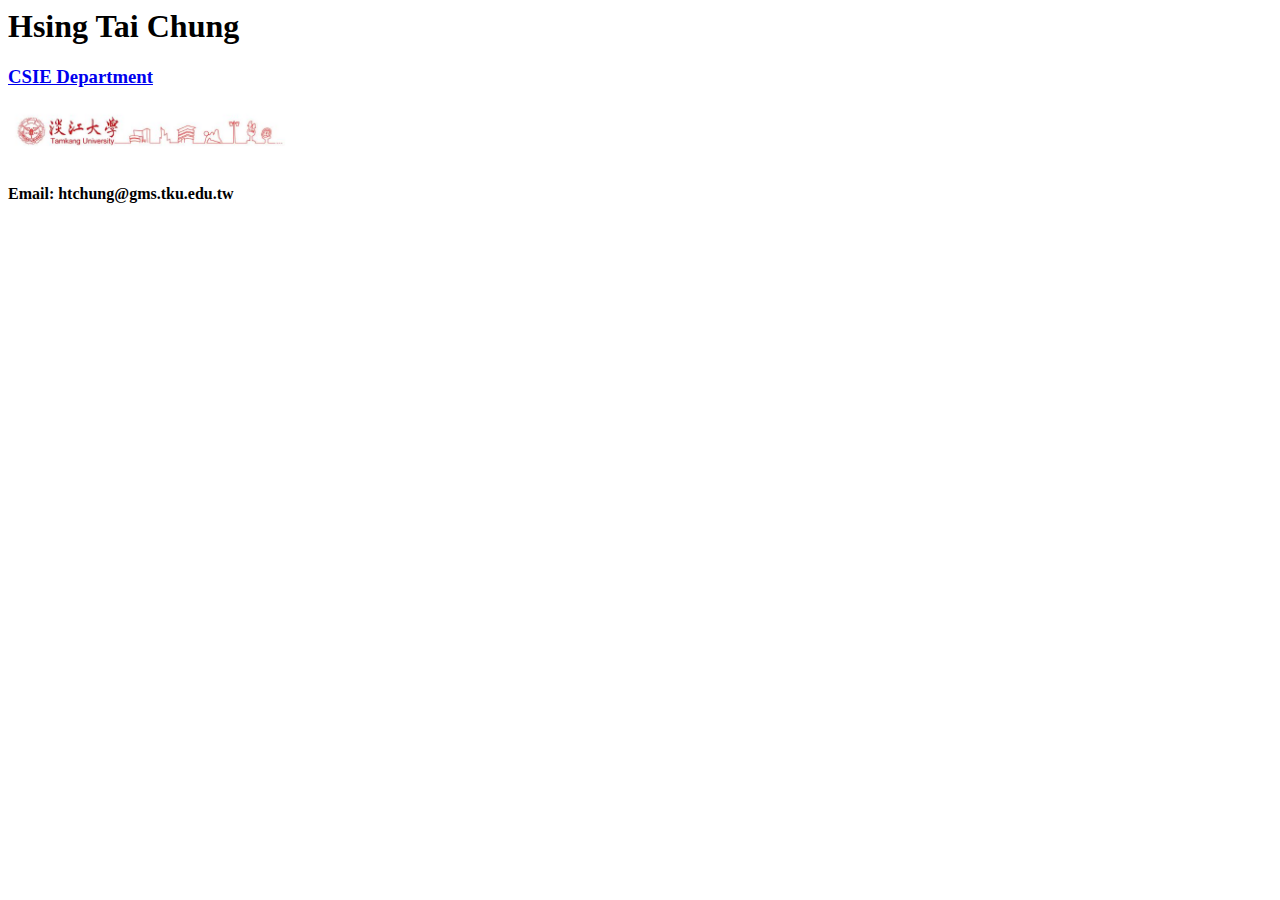
<file: inbao/期中作業/w01/intro.html>
<html>
  <head>
    <meta charset="utf-8" />
    <title>Introduction</title>
  </head>
  <body>
    <h1>Hsing Tai Chung</h1>
    <h3><a href="http://www.csie.tku.edu.tw/main.php">CSIE Department</a></h3>
    <img src="tku.JPG" width="300" />
    <h4>Email: htchung@gms.tku.edu.tw</h4>
  </body>
</html>
</file>
<file: inbao/w02/blog.css>
body {
  width: 80%;
  margin: 20px auto;
  padding: 20px;
  border: 20px solid #bdc3c7;
  font-size: 20px;
  font-family: Arial, Helvetica, sans-serif;
}

.post {
  margin-bottom: 30px;
}

.date {
  text-transform: uppercase;
  letter-spacing: 0.15em;
  color: #3498db;
}

h2 {
  font-size: 2em;
  font-weight: bold;
  color: #374c60;
}

.quote {
  border-left: 5px solid #bdc3c7;
  padding: 8px;
}
</file>
<file: inbao/w02/imageGallery.css>
#line3 img {
  width: 30%;
  margin: 1.66%;
  float: left;
}

#line4 img {
  width: 22%;
  margin: 1.5%;
  float: left;
}

#line5 img {
  width: 17%;
  margin: 1.5%;
  float: left;
}
.clearfix {
  clear: both;
}

p {
  text-transform: uppercase;
  font-family: Arial, Helvetica, sans-serif;
  font-size: 20px;
  font-weight: 600;
  border-bottom: 2px solid #f1f1f1;
  width: 30%;
  padding-bottom: 15px;
  margin: 1.66%;
}
</file>
<file: inbao/W3/TKU60.css>
#container {
  width: 930px;
  height: 400px;
  background-color: bisque;
  border: 3px solid black;
}

#player {
  width: 630px;
  height: 100%;
  background-color: burlywood;
  float: left;
}

#aside {
  width: 300px;
  height: 100%;
  background-color: gold;
  float: right;
}
</file>
<file: css/grayscale.min.css>
/*!
 * Start Bootstrap - Grayscale v5.0.9 (https://startbootstrap.com/template-overviews/grayscale)
 * Copyright 2013-2019 Start Bootstrap
 * Licensed under MIT (https://github.com/BlackrockDigital/startbootstrap-grayscale/blob/master/LICENSE)
 */#mainNav{min-height:56px;background-color:#fff}#mainNav .navbar-toggler{font-size:80%;padding:.75rem;color:#64a19d;border:1px solid #64a19d}#mainNav .navbar-toggler:focus{outline:0}#mainNav .navbar-brand{color:#161616;font-weight:700;padding:.9rem 0}#mainNav .navbar-nav .nav-item:hover{color:fade(white,80%);outline:0;background-color:transparent}#mainNav .navbar-nav .nav-item:active,#mainNav .navbar-nav .nav-item:focus{outline:0;background-color:transparent}@media (min-width:992px){#mainNav{padding-top:0;padding-bottom:0;border-bottom:none;background-color:transparent;transition:background-color .3s ease-in-out}#mainNav .navbar-brand{padding:.5rem 0;color:rgba(255,255,255,.5)}#mainNav .nav-link{transition:none;padding:2rem 1.5rem;color:rgba(255,255,255,.5)}#mainNav .nav-link:hover{color:rgba(255,255,255,.75)}#mainNav .nav-link:active{color:#fff}#mainNav.navbar-shrink{background-color:#fff}#mainNav.navbar-shrink .navbar-brand{color:#161616}#mainNav.navbar-shrink .nav-link{color:#161616;padding:1.5rem 1.5rem 1.25rem;border-bottom:.25rem solid transparent}#mainNav.navbar-shrink .nav-link:hover{color:#64a19d}#mainNav.navbar-shrink .nav-link:active{color:#467370}#mainNav.navbar-shrink .nav-link.active{color:#64a19d;outline:0;border-bottom:.25rem solid #64a19d}}.masthead{position:relative;width:100%;height:auto;min-height:35rem;padding:15rem 0;background:linear-gradient(to bottom,rgba(22,22,22,.3) 0,rgba(22,22,22,.7) 75%,#161616 100%),url(../img/bg-masthead.jpg);background-position:center;background-repeat:no-repeat;background-attachment:scroll;background-size:cover}.masthead h1{font-family:'Varela Round';font-size:2.5rem;line-height:2.5rem;letter-spacing:.8rem;background:-webkit-linear-gradient(rgba(255,255,255,.9),rgba(255,255,255,0));-webkit-text-fill-color:transparent;-webkit-background-clip:text}.masthead h2{max-width:20rem;font-size:1rem}@media (min-width:768px){.masthead h1{font-size:4rem;line-height:4rem}}@media (min-width:992px){.masthead{height:100vh;padding:0}.masthead h1{font-size:6.5rem;line-height:6.5rem;letter-spacing:.8rem}.masthead h2{max-width:30rem;font-size:1.25rem}}.btn{box-shadow:0 .1875rem .1875rem 0 rgba(0,0,0,.1)!important;padding:1.25rem 2rem;font-family:'Varela Round';font-size:80%;text-transform:uppercase;letter-spacing:.15rem;border:0}.btn-primary{background-color:#64a19d}.btn-primary:hover{background-color:#4f837f}.btn-primary:focus{background-color:#4f837f;color:#fff}.btn-primary:active{background-color:#467370!important}.about-section{padding-top:10rem;background:linear-gradient(to bottom,#161616 0,rgba(22,22,22,.9) 75%,rgba(22,22,22,.8) 100%)}.about-section p{margin-bottom:5rem}.projects-section{padding:10rem 0}.projects-section .featured-text{padding:2rem}@media (min-width:992px){.projects-section .featured-text{padding:0 0 0 2rem;border-left:.5rem solid #64a19d}}.projects-section .project-text{padding:3rem;font-size:90%}@media (min-width:992px){.projects-section .project-text{padding:5rem}.projects-section .project-text hr{border-color:#64a19d;border-width:.25rem;width:30%}}.signup-section{padding:10rem 0;background:linear-gradient(to bottom,rgba(22,22,22,.1) 0,rgba(22,22,22,.5) 75%,#161616 100%),url(../img/bg-signup.jpg);background-position:center;background-repeat:no-repeat;background-attachment:scroll;background-size:cover}.signup-section .form-inline input{box-shadow:0 .1875rem .1875rem 0 rgba(0,0,0,.1)!important;padding:1.25rem 2rem;height:auto;font-family:'Varela Round';font-size:80%;text-transform:uppercase;letter-spacing:.15rem;border:0}.contact-section{padding:5rem 0 0}.contact-section .card{border:0;border-bottom:.25rem solid #64a19d}.contact-section .card h4{font-size:.8rem;font-family:'Varela Round';text-transform:uppercase;letter-spacing:.15rem}.contact-section .card hr{border-color:#64a19d;border-width:.25rem;width:3rem}.contact-section .social{margin-top:5rem}.contact-section .social a{text-align:center;height:3rem;width:3rem;background:rgba(255,255,255,.1);border-radius:100%;line-height:3rem;color:rgba(255,255,255,.3)}.contact-section .social a:hover{color:rgba(255,255,255,.5)}.contact-section .social a:active{color:#fff}body{font-family:Nunito;letter-spacing:.0625em}a{color:#64a19d}a:focus,a:hover{text-decoration:none;color:#3c6360}.bg-black{background-color:#161616!important}.bg-primary{background-color:#64a19d!important}.text-primary{color:#64a19d!important}footer{padding:5rem 0}
</file>
